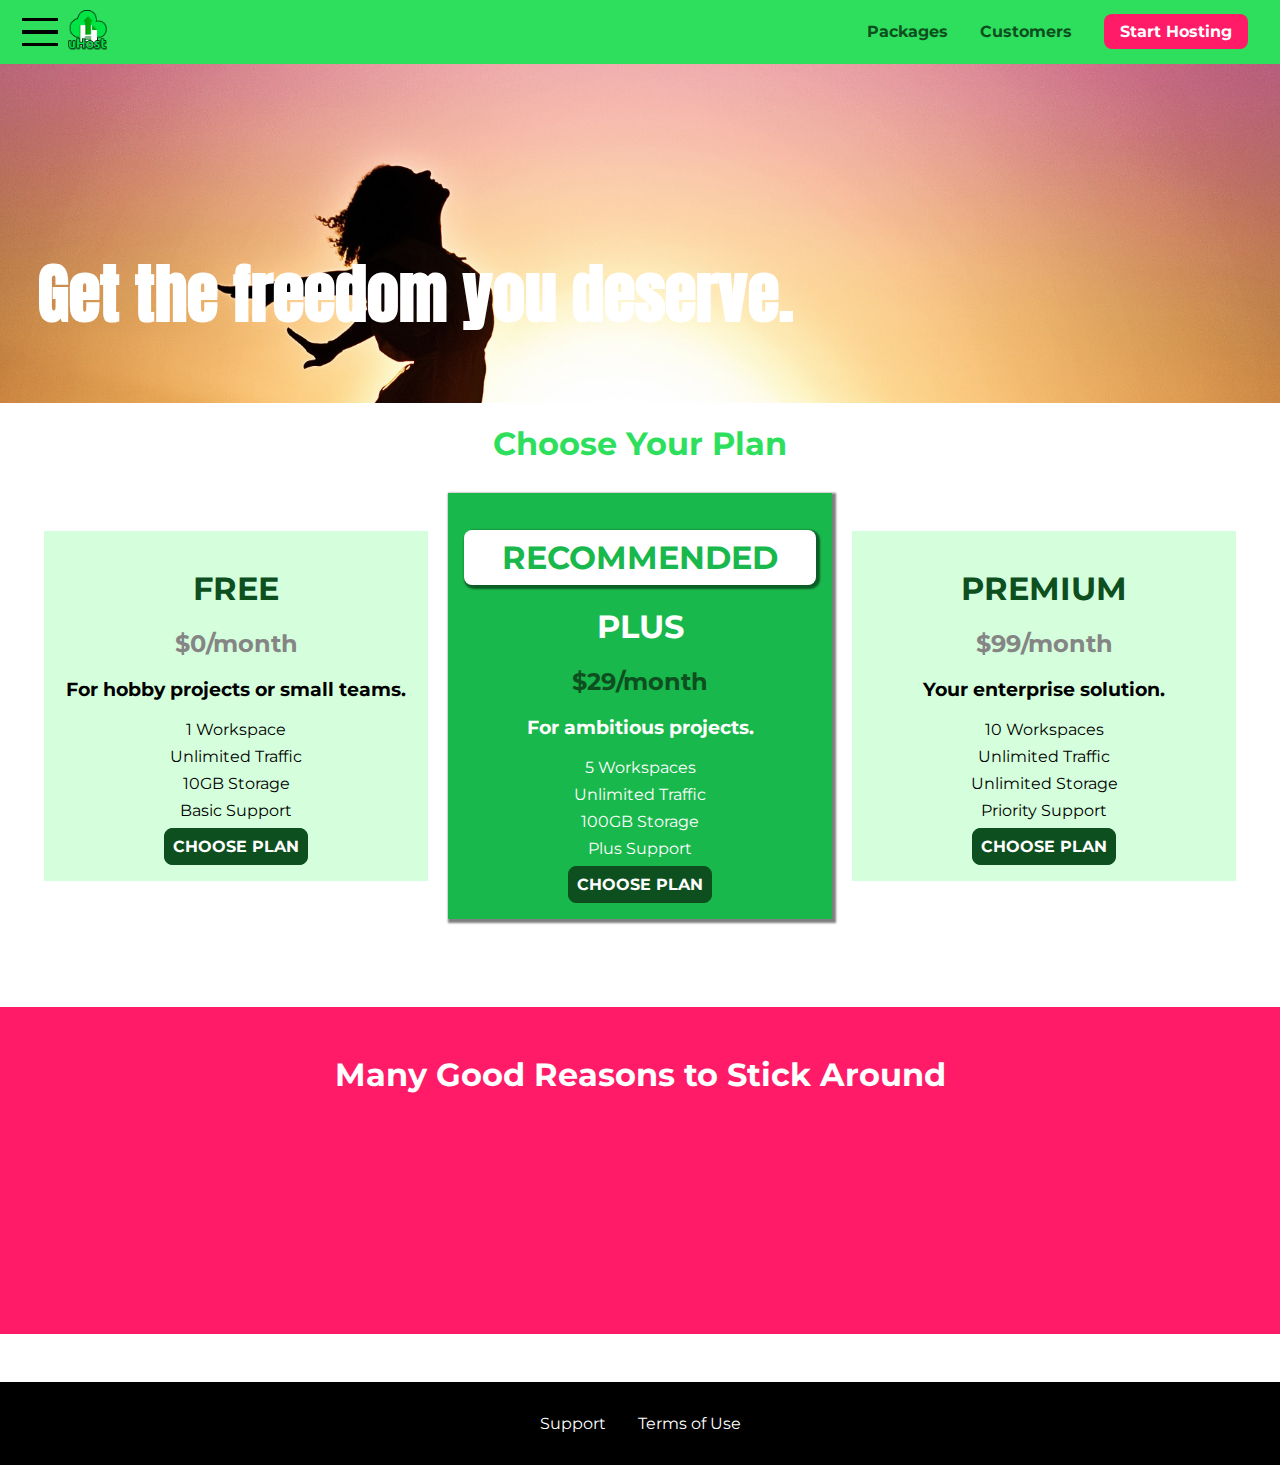
<file: index.html>
<!DOCTYPE html>
<html lang="en">

<head>
    <meta charset="UTF-8">
    <meta http-equiv="X-UA-Compatible" content="ie=edge">
    <meta name="viewport" content="width=device-width, initial-scale=1.0">
    <title>uHost</title>
    <link rel="shortcut icon" href="favicon.png">
    <link href="https://fonts.googleapis.com/css?family=Anton" rel="stylesheet">
    <link href="https://fonts.googleapis.com/css?family=Montserrat:400,700" rel="stylesheet">
    <link rel="stylesheet" href="shared.css">
    <link rel="stylesheet" href="main.css">
    <link rel="stylesheet" href="animate.css">
    <script src="wow.js"></script>
    <script>
        new WOW().init();
    </script>
</head>

<body>
    <div class="backdrop"></div>
    <div class="modal">
        <h1 class="modal__title">Do you want to continue?</h1>
        <div class="modal__actions">
            <a href="start-hosting/index.html" class="modal__action">Yes!</a>
            <button class="modal__action modal__action--negative" type="button">No!</button>
        </div>
    </div>
    <header class="main-header">
        <div>
            <button class="toggle-button">
                <span class="toggle-button__bar"></span>
                <span class="toggle-button__bar"></span>
                <span class="toggle-button__bar"></span>
            </button>
            <a href="index.html" class="main-header__brand">
                <img src="images/uhost-icon.png" alt="My brand image">
            </a>
        </div>
        <nav class="main-nav">
            <ul class="main-nav__items">
                <li class="main-nav__item">
                    <a href="packages/index.html">Packages</a>
                </li>
                <li class="main-nav__item">
                    <a href="customers/index.html">Customers</a>
                </li>
                <li class="main-nav__item main-nav__item--cta">
                    <a href="start-hosting/index.html">Start Hosting</a>
                </li>
            </ul>
        </nav>
    </header>
    <nav class="mobile-nav">
        <ul class="mobile-nav__items">
            <li class="mobile-nav__item">
                <a href="packages/index.html">Packages</a>
            </li>
            <li class="mobile-nav__item">
                <a href="customers/index.html">Customers</a>
            </li>
            <li class="mobile-nav__item mobile-nav__item--cta">
                <a href="start-hosting/index.html">Start Hosting</a>
            </li>
        </ul>
    </nav>
    <main>
        <section id="product-overview">
            <h1>Get the freedom you deserve.</h1>
        </section>
        <section id="plans">
            <h1 class="section-title rotate">Choose Your Plan</h1>
            <div class="plan__list">
                <article class="plan animate">
                    <h1 class="plan__title">FREE</h1>
                    <h2 class="plan__price">$0/month</h2>
                    <h3>For hobby projects or small teams.</h3>
                    <ul class="plan__features">
                        <li class="plan__feature">1 Workspace</li>
                        <li class="plan__feature">Unlimited Traffic</li>
                        <li class="plan__feature">10GB Storage</li>
                        <li class="plan__feature">Basic Support</li>
                    </ul>
                    <div>
                        <button class="button">CHOOSE PLAN</button>
                    </div>
                </article>
                <article class="plan plan--highlighted animate3">
                    <h1 class="plan__annotation">RECOMMENDED</h1>
                    <h1 class="plan__title">PLUS</h1>
                    <h2 class="plan__price">$29/month</h2>
                    <h3>For ambitious projects.</h3>
                    <ul class="plan__features">
                        <li class="plan__feature">5 Workspaces</li>
                        <li class="plan__feature">Unlimited Traffic</li>
                        <li class="plan__feature">100GB Storage</li>
                        <li class="plan__feature">Plus Support</li>
                    </ul>
                    <div>
                        <button class="button">CHOOSE PLAN</button>
                    </div>
                </article>
                <article class="plan animate2">
                    <h1 class="plan__title">PREMIUM</h1>
                    <h2 class="plan__price">$99/month</h2>
                    <h3>Your enterprise solution.</h3>
                    <ul class="plan__features">
                        <li class="plan__feature">10 Workspaces</li>
                        <li class="plan__feature">Unlimited Traffic</li>
                        <li class="plan__feature">Unlimited Storage</li>
                        <li class="plan__feature">Priority Support</li>
                    </ul>
                    <div>
                        <button class="button">CHOOSE PLAN</button>
                    </div>
                </article>
            </div>
        </section>
        <section id="key-features">
            <h1 class="section-title">Many Good Reasons to Stick Around</h1>
            <ul class="key-feature__list">
                <li class="key-feature wow fadeInLeft " data-wow-duration="2s">
                    <div class="key-feature__image">

                    </div>
                    <p class="key-feature__description">3,857,000 Trusting Customers</p>
                </li>
                <li class=" animated key-feature wow rotateIn" data-wow-duration="4s">
                    <div class="key-feature__image">

                    </div>
                    <p class="key-feature__description">99.999% Uptime Guarantee</p>
                </li>
                <li class="key-feature wow fadeInRight" data-wow-duration="2s">
                    <div class="key-feature__image">

                    </div>
                    <p class="key-feature__description">Lightning Fast CDN</p>
                </li>
            </ul>
        </section>
    </main>
    <footer class="main-footer">
        <nav>
            <ul class="main-footer__links">
                <li class="main-footer__link">
                    <a href="#">Support</a>
                </li>
                <li class="main-footer__link">
                    <a href="#">Terms of Use</a>
                </li>
            </ul>
        </nav>
    </footer>
    <script src="shared.js"></script>
</body>

</html>
</file>
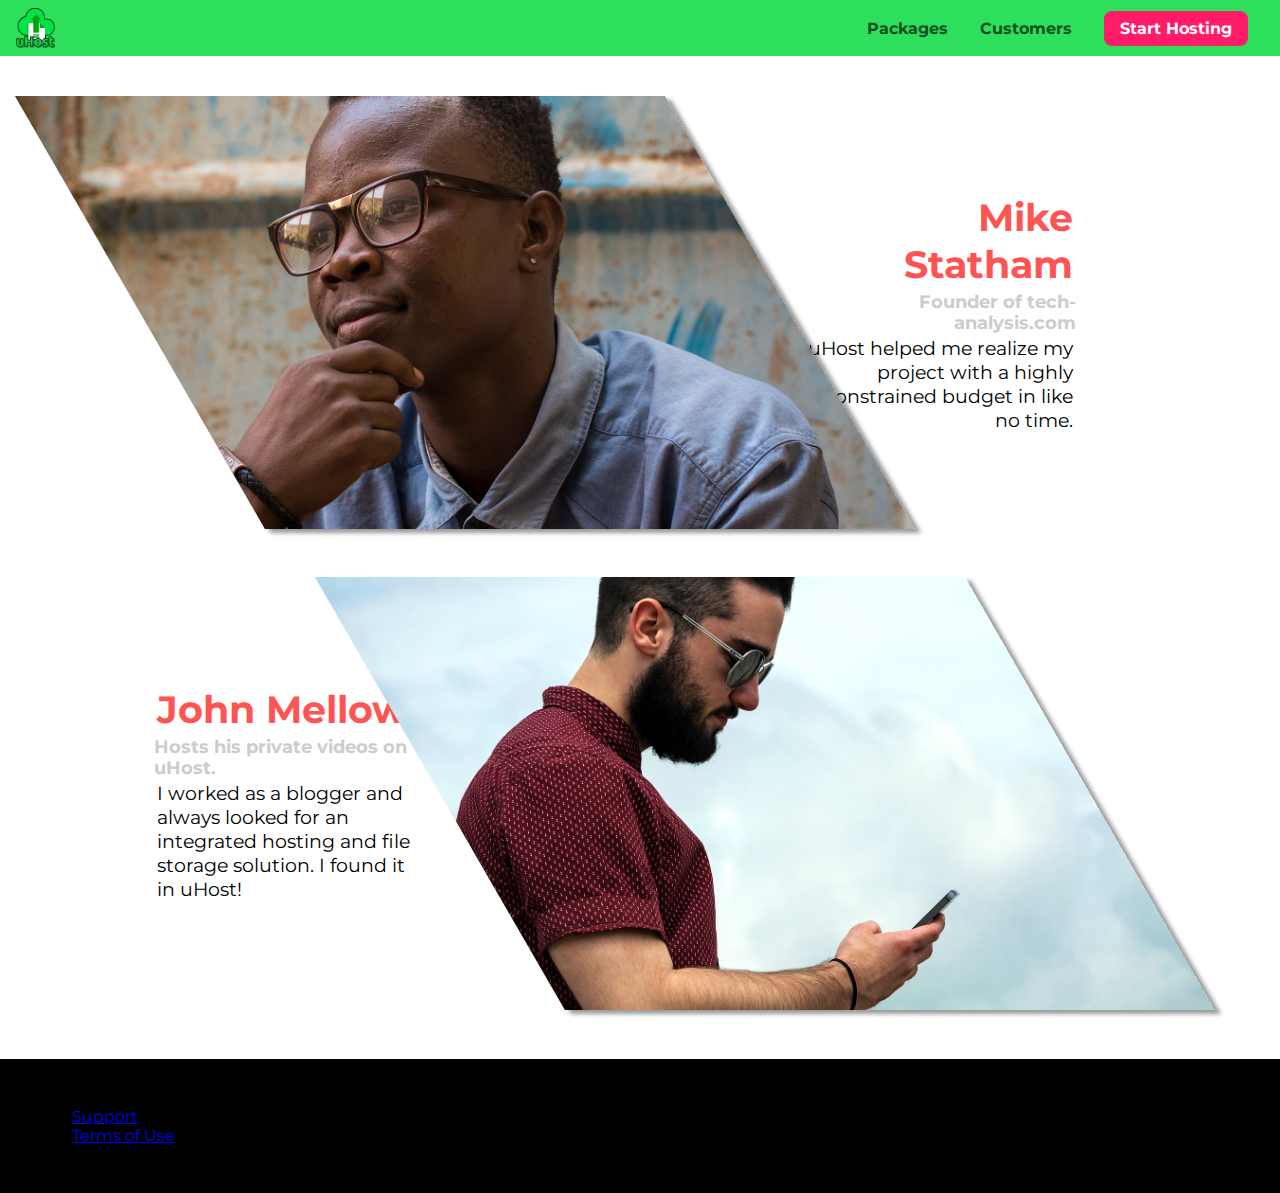
<file: customers/index.html>
<!DOCTYPE html>
<html lang="en">

<head>
    <meta charset="UTF-8">
    <meta name="viewport" content="width=device-width, initial-scale=1.0">
    <meta http-equiv="X-UA-Compatible" content="ie=edge">
    <title>uHost Customers</title>
    <link rel="shortcut icon" href="../favicon.png">
    <link href="https://fonts.googleapis.com/css?family=Anton|Montserrat:400,700" rel="stylesheet">
    <link rel="stylesheet" href="../shared.css">
    <link rel="stylesheet" href="customers.css">
</head>

<body>

    <header class="main-header">
        <div>
            <a href="../index.html" class="main-header__brand">
                <img src="../images/uhost-icon.png" alt="uHost - Your favorite hosting company">
            </a>
        </div>
        <nav class="main-nav">
            <ul class="main-nav__items">
                <li class="main-nav__item">
                    <a href="../packages/index.html">Packages</a>
                </li>
                <li class="main-nav__item">
                    <a href="index.html">Customers</a>
                </li>
                <li class="main-nav__item main-nav__item--cta">
                    <a href="start-hosting/index.html">Start Hosting</a>
                </li>
            </ul>
        </nav>
    </header>
    <main>
        <div>
            <div class="testimonial" id="customer-1">
                <div class="testimonial__image-container">
                    <img src="../images/customer-1.jpg" alt="Mike Statham - Customer" class="testimonial__image">
                </div>
                <div class="testimonial__info">
                    <h1 class="testimonial__name">Mike Statham</h1>
                    <h2 class="testimonial__subtitle">Founder of
                        <a href="tech-analysis.com">tech-analysis.com</a>
                    </h2>
                    <p class="testimonial__text">uHost helped me realize my project with a highly constrained budget in like no time.</p>
                </div>
            </div>
            <div class="testimonial" id="customer-2">

                <div class="testimonial__info">
                    <h1 class="testimonial__name">John Mellow</h1>
                    <h2 class="testimonial__subtitle">Hosts his private videos on uHost.
                    </h2>
                    <p class="testimonial__text">I worked as a blogger and always looked for an integrated hosting and file storage solution. I found
                        it in uHost!
                    </p>
                </div>
                <div class="testimonial__image-container">
                    <img src="../images/customer-2.jpg" alt="John Mellow - Customer" class="testimonial__image">
                </div>
            </div>
        </div>
    </main>
    <footer class="main-footer">
        <nav>
            <ul>
                <li>
                    <a href="#">Support</a>
                </li>
                <li>
                    <a href="#">Terms of Use</a>
                </li>
            </ul>
        </nav>
    </footer>
</body>

</html>
</file>
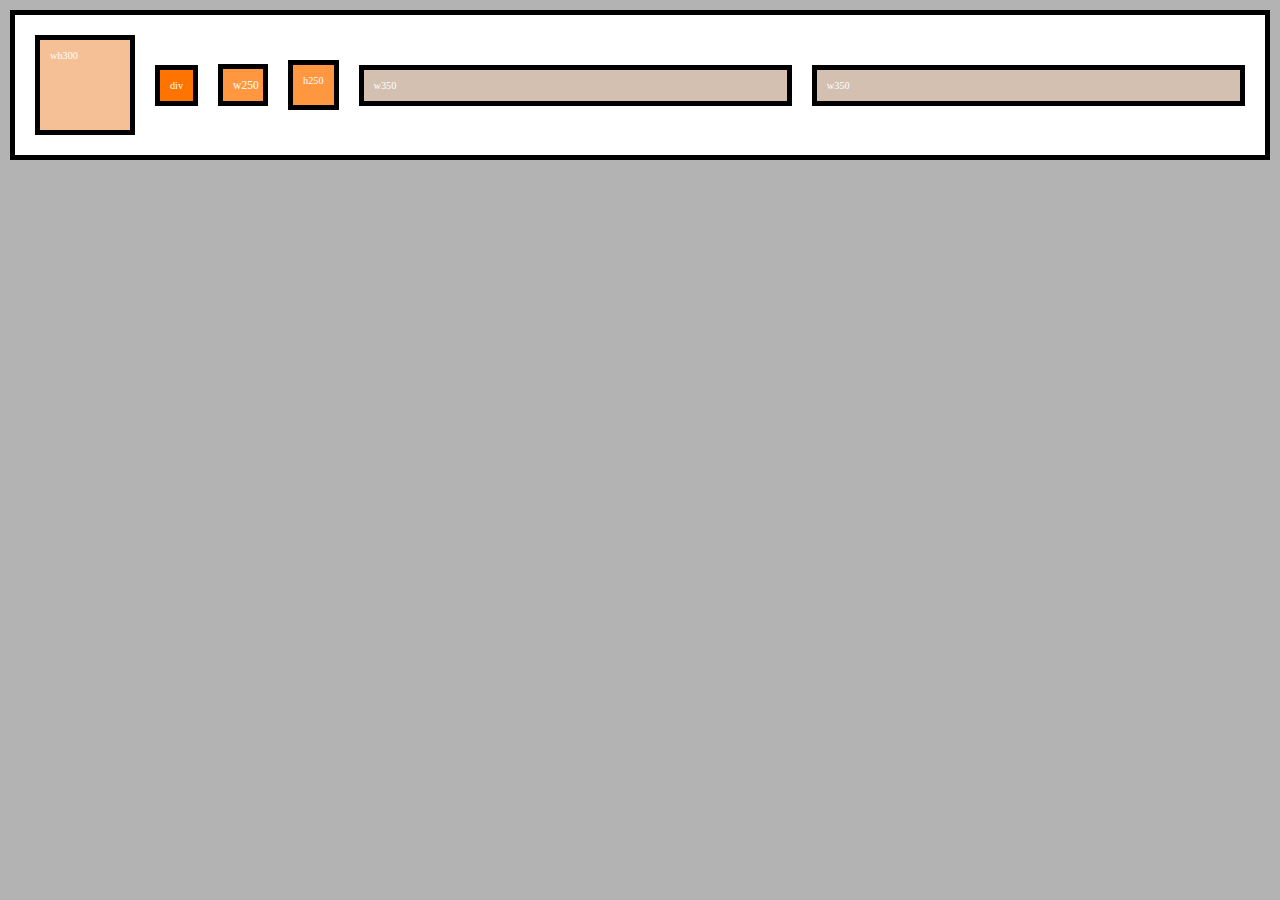
<file: flex/index.html>
<!DOCTYPE html>
<html lang="en">
    <head>
        <meta charset="UTF-8">
        <meta http-equiv="X-UA-Compatible" content="ie=edge">
        <link rel="stylesheet" href="main.css">
        <title>Flexbox</title>
    </head>
    <body>
        <div class="flex-container">
            <div class="item-1">div</div>
            <div class="item-2">w250</div>
            <div class="item-3">h250</div>
            <div class="item-4">wh300</div>
            <div class="item-5">w350</div>
            <div class="item-6">w350</div>
        </div>
    </body>
</html>
</file>
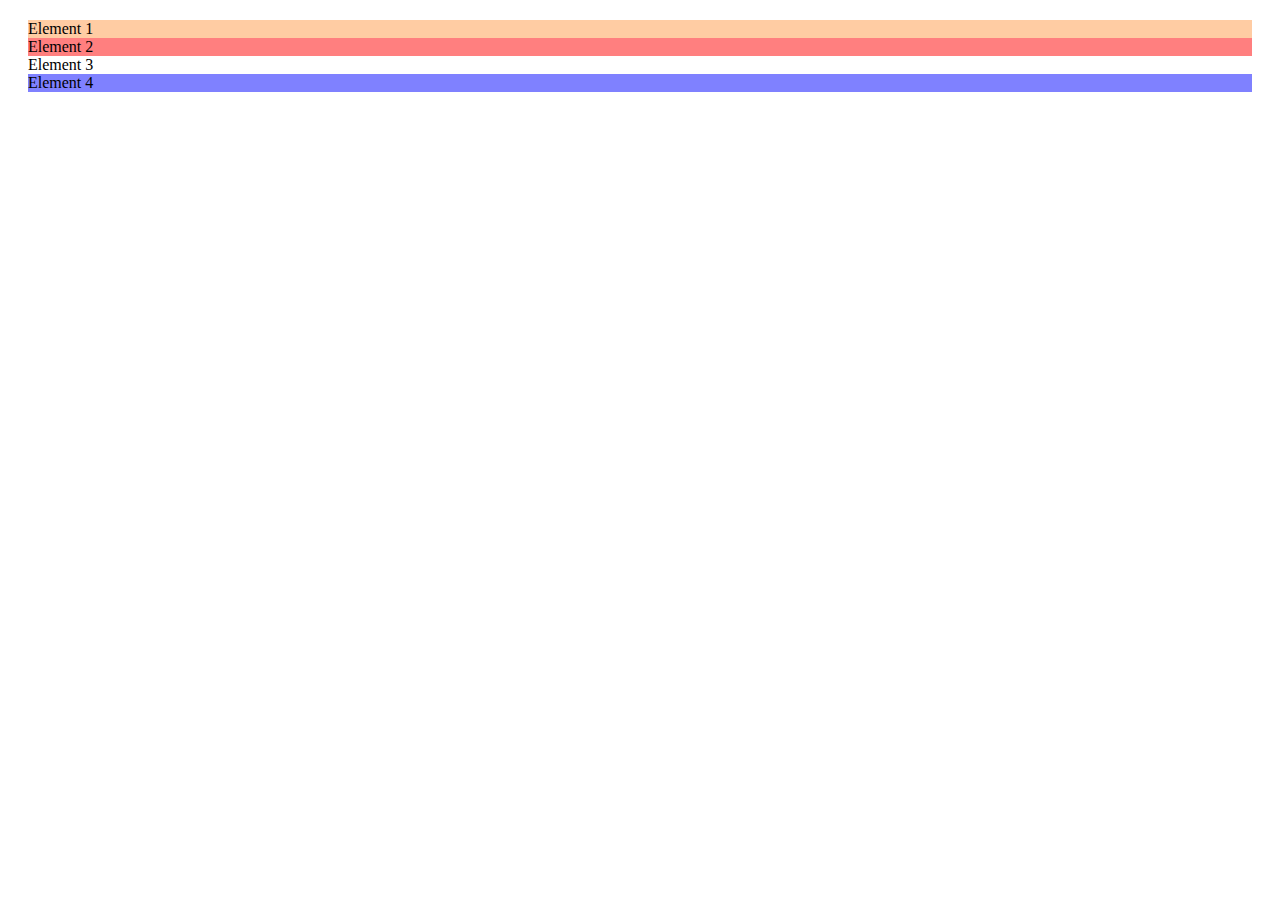
<file: grid/index.html>
<!DOCTYPE html>
<html lang="en">
<head>
    <meta charset="UTF-8">
    <meta name="viewport" content="width=device-width, initial-scale=1.0">
    <meta http-equiv="X-UA-Compatible" content="ie=edge">
    <title>CSS Course</title>
    <link rel="stylesheet" href="main.css">
</head>
<body>
    <div class="container">
        <div class="el1">Element 1</div>
        <div class="el2">Element 2</div>
        <div class="el3">Element 3</div>
        <div class="el4">Element 4</div>
    </div>
</body>
</html>
</file>
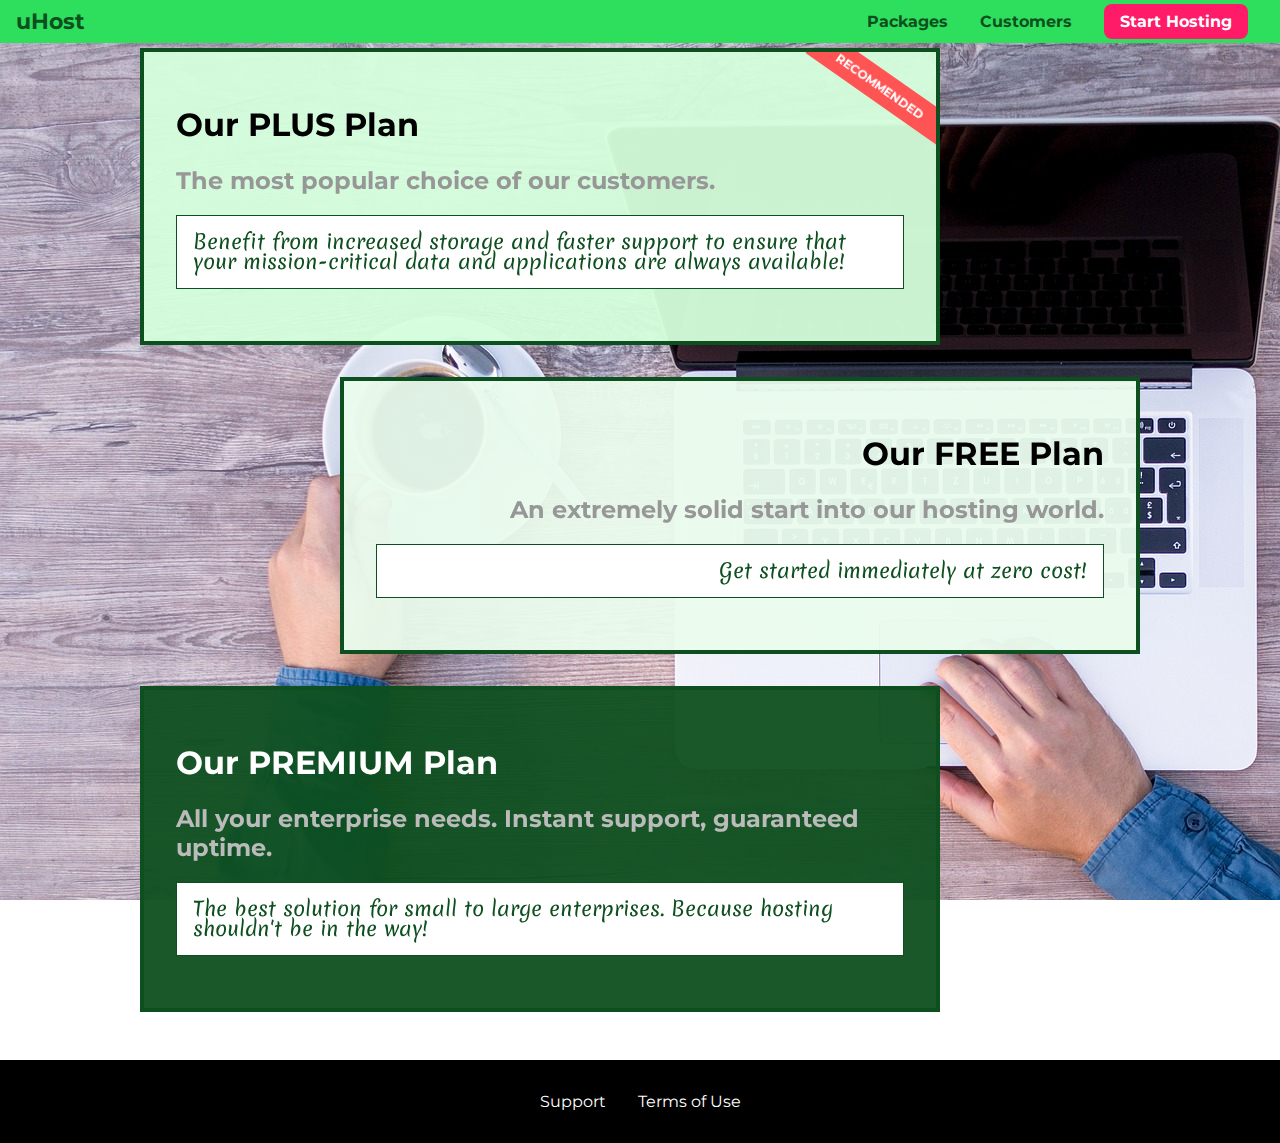
<file: packages/index.html>
<!DOCTYPE html>
<html lang="en">

<head>
    <meta charset="UTF-8">
    <meta http-equiv="X-UA-Compatible" content="ie=edge">
    <title>uHost</title>
    <link rel="shortcut icon" href="favicon.png">
    <link href="https://fonts.googleapis.com/css?family=Montserrat:400,700" rel="stylesheet">
    <link rel="stylesheet" href="../shared.css">
    <link rel="stylesheet" href="packages.css">
</head>

<body>
    <div class="background"></div>
    <header class="main-header">
        <div>
            <a href="../index.html" class="main-header__brand">
                uHost
            </a>
        </div>
        <nav class="main-nav">
            <ul class="main-nav__items">
                <li class="main-nav__item">
                    <a href="index.html">Packages</a>
                </li>
                <li class="main-nav__item">
                    <a href="../customers/index.html">Customers</a>
                </li>
                <li class="main-nav__item main-nav__item--cta">
                    <a href="../start-hosting/index.html">Start Hosting</a>
                </li>
            </ul>
        </nav>
    </header>
    <main>
        <section class="package" id="plus">
            <a href="#">
                <h1 class="package__title">Our PLUS Plan</h1>
                <h2 class="package__badge">RECOMMENDED</h2>
                <h2 class="package__subtitle">The most popular choice of our customers.</h2>
                <p class="package__info">Benefit from increased storage and faster support to ensure that your mission-critical data and applications
                    are always available!</p>
            </a>
        </section>
        <section class="package" id="free">
            <a href="#">
                <h1 class="package__title">Our FREE Plan</h1>
                <h2 class="package__subtitle">An extremely solid start into our hosting world.</h2>
                <p class="package__info"><span>Get started immediately at zero cost!</span></p>
            </a>
        </section>
        <div class="clearfix"></div>
        <section class="package" id="premium">
            <a href="#">
                <h1 class="package__title">Our PREMIUM Plan</h1>
                <h2 class="package__subtitle">All your enterprise needs. Instant support, guaranteed uptime. </h2>
                <p class="package__info">The best solution for small to large enterprises. Because hosting shouldn't be in the way!</p>
            </a>
        </section>
    </main>
    <footer class="main-footer">
        <nav>
            <ul class="main-footer__links">
                <li class="main-footer__link">
                    <a href="#">Support</a>
                </li>
                <li class="main-footer__link">
                    <a href="#">Terms of Use</a>
                </li>
            </ul>
        </nav>
    </footer>
</body>

</html>
</file>
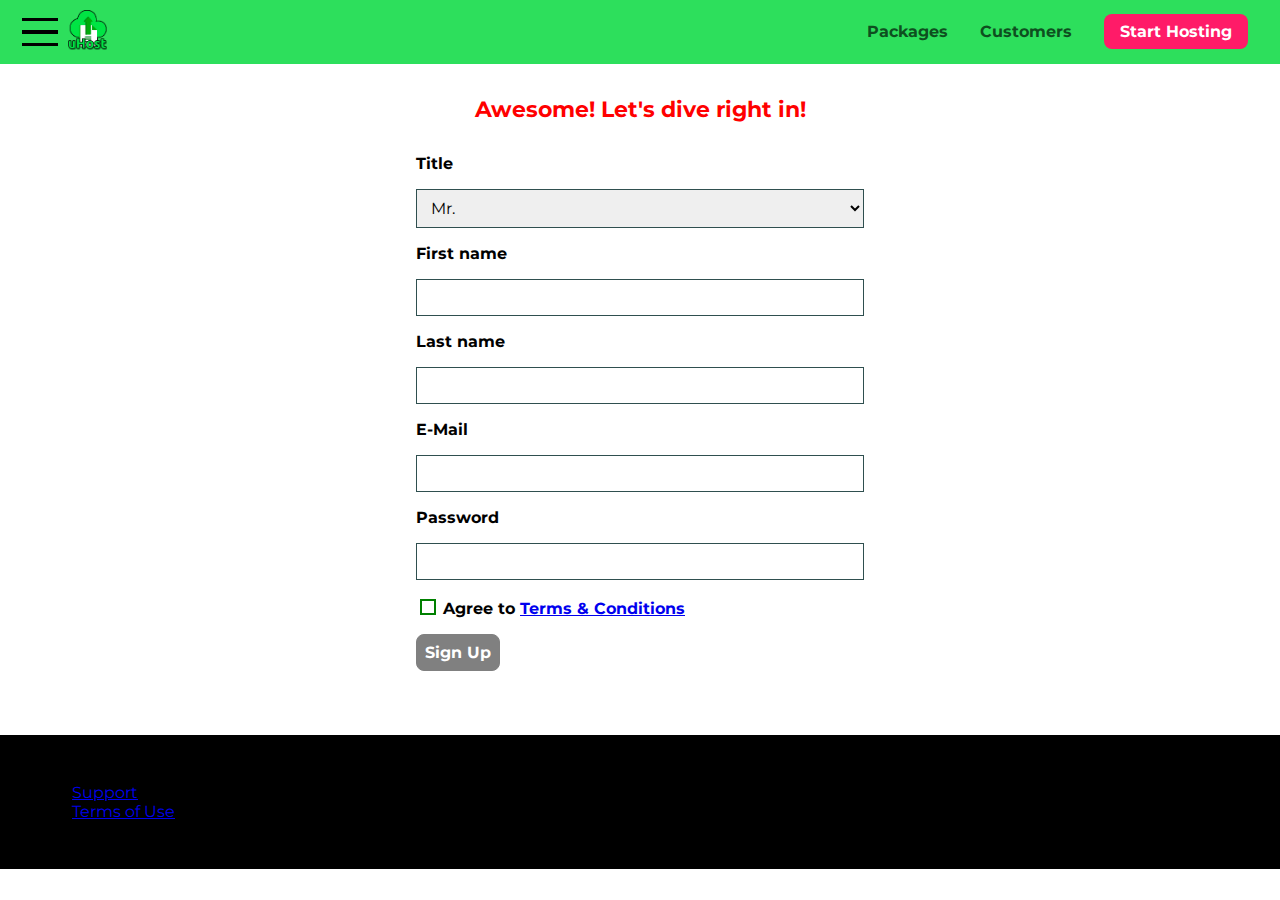
<file: start-hosting/index.html>
<!DOCTYPE html>
<html lang="en">

<head>
    <meta charset="UTF-8">
    <meta name="viewport" content="width=device-width, initial-scale=1.0">
    <meta http-equiv="X-UA-Compatible" content="ie=edge">
    <title>uHost Signup</title>
    <link rel="shortcut icon" href="../favicon.png">
    <link href="https://fonts.googleapis.com/css?family=Anton|Montserrat:400,700" rel="stylesheet">
    <link rel="stylesheet" href="../shared.css">
    <link rel="stylesheet" href="start-hosting.css">
</head>

<body>
<div class="backdrop"></div>
<header class="main-header">
    <div>
        <button class="toggle-button">
            <span class="toggle-button__bar"></span>
            <span class="toggle-button__bar"></span>
            <span class="toggle-button__bar"></span>
        </button>
        <a href="../index.html" class="main-header__brand">
            <img src="../images/uhost-icon.png" alt="uHost - Your favorite hosting company">
        </a>
    </div>
    <nav class="main-nav">
        <ul class="main-nav__items">
            <li class="main-nav__item">
                <a href="../packages/index.html">Packages</a>
            </li>
            <li class="main-nav__item">
                <a href="../customers/index.html">Customers</a>
            </li>
            <li class="main-nav__item main-nav__item--cta">
                <a href="index.html">Start Hosting</a>
            </li>
        </ul>
    </nav>
</header>
<nav class="mobile-nav">
    <ul class="mobile-nav__items">
        <li class="mobile-nav__item">
            <a href="../packages/index.html">Packages</a>
        </li>
        <li class="mobile-nav__item">
            <a href="../customers/index.html">Customers</a>
        </li>
        <li class="mobile-nav__item mobile-nav__item--cta">
            <a href="index.html">Start Hosting</a>
        </li>
    </ul>
</nav>
<main class="signup-page">
    <h1 class="signup-title">Awesome! Let's dive right in!</h1>
    <form action="index.html" class="signup-form">
        <label for="title">Title</label>
        <select id="title">
            <option value="mr">Mr.</option>
            <option value="ms">Ms.</option>
        </select>
        <label for="first-name">First name</label>
        <input type="text" id="first-name">
        <label for="last-name">Last name</label>
        <input type="text" id="last-name">
        <label for="email">E-Mail</label>
        <input type="email" id="email">
        <label for="password">Password</label>
        <input type="password" id="password">
        <input type="checkbox" id="agree-terms">
        <label for="agree-terms">Agree to
            <a href="#">Terms &amp; Conditions</a>
        </label>
        <button type="submit" class="button" disabled>Sign Up</button>
    </form>
</main>
<footer class="main-footer">
    <nav>
        <ul>
            <li>
                <a href="#">Support</a>
            </li>
            <li>
                <a href="#">Terms of Use</a>
            </li>
        </ul>
    </nav>
</footer>
<script src="../shared.js"></script>
</body>

</html>
</file>
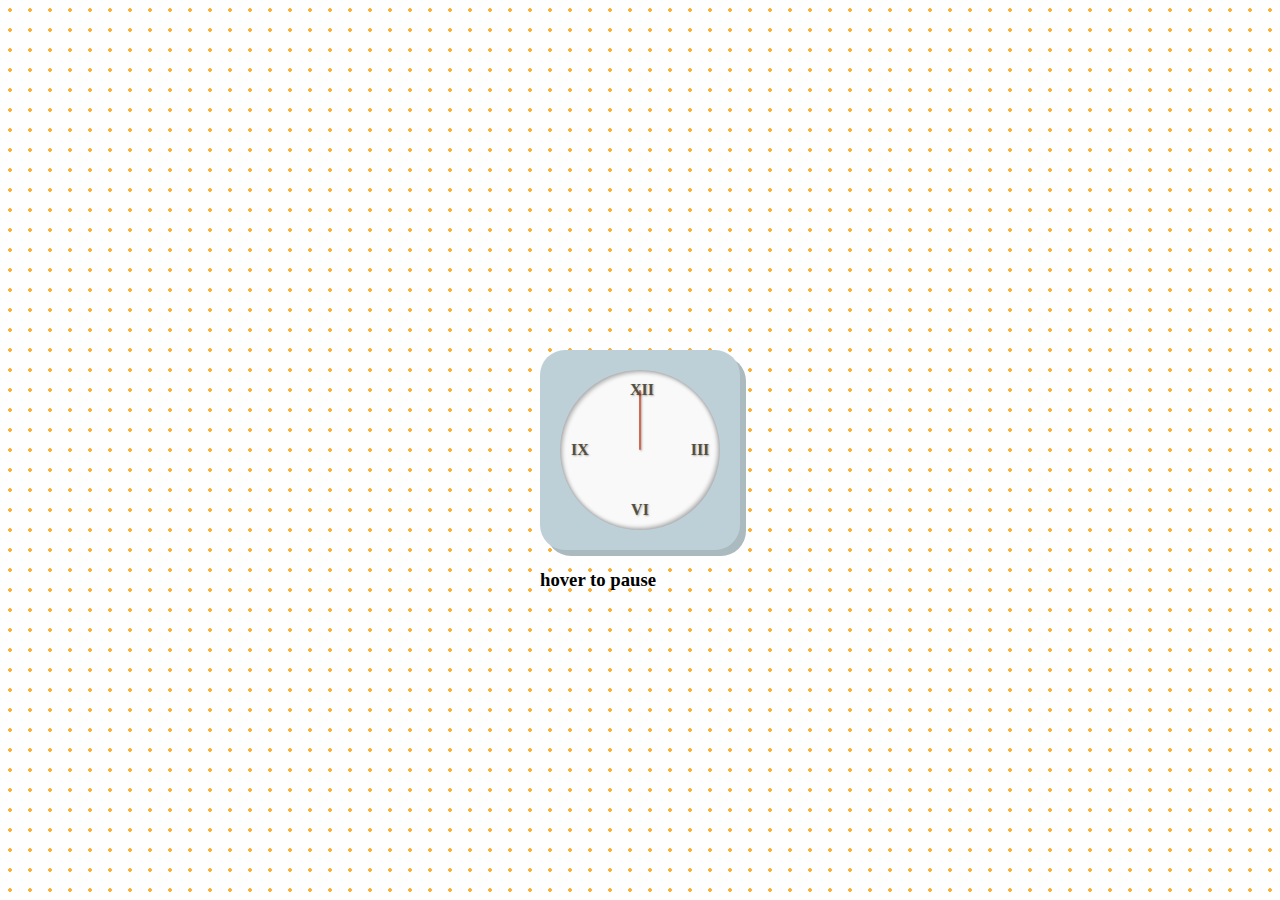
<file: Animation/animation.html>
<!DOCTYPE html>
<html lang="en">
<head>
    <meta charset="UTF-8">
    <title>Title</title>
    <link rel="stylesheet" href="animation.css">
</head>
<body>
<div class="container">
    <div class="clock">
        <div class="clock-inner">
            <div class="clock-minutes"></div>
            <ul class="clock-numbers">
                <li>XII</li>
                <li>III</li>
                <li>VI</li>
                <li>IX</li>
            </ul></div>
    </div>
    <h3>hover to pause</h3>
</div>
</body>
</html>
</file>
<file: shared.css>
@import url('https://fonts.googleapis.com/css?family=Merienda:700');

* {
    box-sizing: border-box;
}

body {
    font-family: 'Montserrat', sans-serif;
    margin: 0;
}

.main-header {
    width: 100%;
    position: fixed;
    top: 0;
    left: 0;
    background: #2ddf5c;
    padding: 8px 16px;
    z-index: 1;
    display: flex;
    align-items: center;
    justify-content: space-between;
}

.main-header__brand {
    color: #0e4f1f;
    text-decoration: none;
    font-weight: bold;
    font-size: 22px;
}

.main-header__brand img {
    height: 2.5rem;
    vertical-align: middle;
}


.main-nav__items {
    margin: 0;
    padding: 0;
    list-style: none;
    display: flex;
}

.main-nav__item {
    margin: 0 16px;
}

.main-nav__item a,
.mobile-nav__item a {
    text-decoration: none;
    color: #0e4f1f;
    font-weight: bold;
    padding: 3px 0;
}

.main-nav__item a:hover,
.main-nav__item a:active,
.mobile-nav__item a:hover,
.mobile-nav__item a:active {
    color: white;
    border-bottom: 5px solid white;
}

.main-nav__item--cta a,
.mobile-nav__item--cta a {
    color: white;
    background: #ff1b68;
    padding: 8px 16px;
    border-radius: 8px;
}



.main-nav__item--cta a:hover,
.main-nav__item--cta a:active,
.mobile-nav__item--cta:hover,
.mobile-nav__item--cta:active {
    color: #ff1b68;
    background: white;
    border: none;
}

.main-footer {
    background: black;
    padding: 32px;
    margin-top: 48px;
}

.main-footer__links {
    list-style: none;
    margin: 0;
    padding: 0;
    display: flex;
    flex-direction: column;
    justify-content: center;
    align-items: center;
}

.main-footer__link {
    margin: 0 16px;
}

.main-footer__link a {
    color: white;
    text-decoration: none;
}

.main-footer__link a:hover,
.main-footer__link a:active {
    color: #ccc;
}

.button {
    background: #0e4f1f;
    color: white;
    font: inherit;
    border: 1.5px solid #0e4f1f;
    padding: 8px;
    border-radius: 8px;
    font-weight: bold;
    cursor: pointer;
}

.button:hover,
.button:active {
    background: white;
    color: #0e4f1f;
}

.button:focus {
    outline: none;
}

.mobile-nav {
    display: none;
    position: fixed;
    z-index: 101;
    top: 0;
    left: 0;
    background: white;
    width: 80%;
    height: 100vh;
}

.mobile-nav__items {
    display: flex;
    flex-direction: column;
    justify-content: center;
    align-items: center;
    width: 90%;
    height: 100%;
    list-style: none;
    padding: 0;
    /*text-align: center;*/
}

.mobile-nav__item {
    margin: 1rem 0;
}

.mobile-nav__item a {
    font-size: 1.5rem;
}

.toggle-button {

    width: 3rem;
    background: transparent;
    border: none;
    cursor: pointer;
    padding-top: 0;
    padding-bottom: 0;
    vertical-align: middle;
}

.toggle-button:focus {
    outline: none;
}

.toggle-button__bar {
    width: 100%;
    height: 0.2rem;
    background: black;
    display: block;
    margin: 0.6rem 0;
}

@media(min-width: 40rem) {
    .main-footer__links {

        flex-direction: row;
        justify-content: center;

    }
}

.plan.animate {
     animation: ride 2s;
 }

.plan.animate2 {
    animation: ride-right 2s;
}

.plan.animate3 {
    animation: top 2s;
}

.rotate {
    animation: rotate 2s;
}

@keyframes ride {
    0% {
        transform: translateX(-15rem);
        opacity: 0;
    }

    100% {
        transform: translateX(0);
        opacity: 1;
    }
}

@keyframes ride-right {
    0% {
        transform: translateX(15rem);
        opacity: 0;
    }

    100% {
        transform: translateX(0);
        opacity: 1;
    }
}

@keyframes top {
    0% {
        transform: translateY(-15rem);
        opacity: 0;
    }

    100% {
        transform: translateY(0);
        opacity: 1;
    }
}

@keyframes rotate {
    0% {
        transform: rotate(0) scale(0);
        opacity:0;

    }
    20% {
        transform: rotate(180deg) scale(0.2);
        opacity:0.5;
    }
    50% {
        transform: rotate(360deg) scale(0.4);
        opacity:0.5;
    }
    70% {
        transform: rotate(540deg) scale(0.6);
        opacity:0.5;
    }

    100% {
        transform: rotate(720deg) scale(1);
        opacity:1;
    }
}
</file>
<file: main.css>
#product-overview {
    /*background: url("freedom.jpg");*/
    background: url("freedom.jpg") center/cover fixed border-box;


    width: 100%;
    height: 33vh;
    padding: 10px;
    margin-top: 43px;
    position: relative;
}

.section-title {
    color: #2ddf5c;
    text-align: center;

}

#product-overview h1 {
    color: white;
    font-family: 'Anton', sans-serif;
    position: absolute;
    bottom: 5%;
    left: 3%;
    font-size: 1.6rem;
}

@media (min-width: 40rem) {
    #product-overview h1 {
        font-size: 4rem;
    }

    #product-overview {
        background-position: 50% 20%;
        height: 40vh;
    }
}


.plan__list {
    width: 100%;
    text-align: center;
}

.plan {
    background: #d5ffdc;
    text-align: center;
    padding: 16px;
    margin: 0.5rem 0;
    width: 100%;
}

.plan--highlighted {
    background: #19b84c;
    color: white;

}

.plan__annotation {
    background: white;
    color: #19b84c;
    padding: 8px;
    box-shadow: 2px 2px 2px 2px rgba(0, 0, 0, 0.5);
    border-radius: 8px;
}

.plan__title {
    color: #0e4f1f;
}

.plan__price {
    color: #858585;
}

.plan--highlighted .plan__title {
    color: white;
}

.plan--highlighted .plan__price {
    color: #0e4f1f;
}

.plan__features {
    list-style: none;
    margin: 0;
    padding: 0;
}

.plan__feature {
    margin: 8px 0;
}

@media (min-width: 40rem) {
    .plan {
        display: inline-block;
        margin: 0.5rem;
        width: 30%;
        vertical-align: middle;
        min-width: 13rem;
        max-width: 25rem;
    }

    .plan--highlighted {
        box-shadow: 2px 2px 2px 2px rgba(0, 0, 0, 0.5);
    }
}

#key-features {
    background: #ff1b68;
    margin-top: 80px;
    padding: 16px;
}

#key-features .section-title {
    color: white;
    margin: 32px;
}

.key-feature__list {
    list-style: none;
    margin: 0;
    padding: 0;
    /*text-align: center;*/
}

.key-feature {
    width: 100%;
}

.key-feature__image {
    background: #ffcede;
    width: 128px;
    height: 128px;
    border: 2px solid #424242;
    border-radius: 50%;
    margin: auto;
}

@media (min-width: 40rem) {
    .key-feature__list {
        list-style: none;
        margin: 0;
        padding: 0;
        text-align: center;
    }

    .key-feature {
        display: inline-block;
        vertical-align: top;
        width: 30%;
    }
}

.key-feature__description {
    text-align: center;
    font-weight: bold;
    color: white;
    font-size: 20px;
}

/* h1 {
    font-family: sans-serif;
} */

.backdrop {
    display: none;
    position:fixed;
    opacity: 0;
    width:100vw;
    height: 100vh;
    background: rgba(0,0,0,0.3);
    z-index: 100;
    top:0;
    left:0;
    transition: opacity 0.2s;
}

.modal {
    position: fixed;
    opacity: 0;
    transform: translateY(-10rem);
    transition: transform 1.2s cubic-bezier(0.95, 0.05, 0.795, 0.035), opacity 0.5s;
    z-index: 200;
    top: 20%;
    left: 30%;
    width: 40%;
    background: white;
    padding: 1rem;
    border: 1px solid #ccc;
    box-shadow: 1px 1px 1px rgba(0, 0, 0, 0.5);
}

.modal__title {
    text-align: center;
    margin: 0 0 1rem 0;
}

.modal__actions {
    text-align: center;
}

.modal__action {
    border: 1px solid #0e4f1f;
    background: #0e4f1f;
    text-decoration: none;
    color: white;
    font: inherit;
    padding: 0.5rem 1rem;
    cursor: pointer;
}

.modal__action:hover,
.modal__action:active {
    background: #2ddf5c;
    border-color: #2ddf5c;
}

.modal__action--negative {
    background: red;
    border-color: red;
}

.modal__action--negative:hover,
.modal__action--negative:active {
    background: #ff5454;
    border-color: #ff5454;
}

.open {
    display: block !important;
    opacity: 1 !important;
    transform: translateY(0) !important;
}

.close {
    opacity: 0 !important;
    transform: translateY(10rem);
}
</file>
<file: customers/customers.css>
.testimonial {
    font-size: 1.2rem;
}
  


  .testimonial:first-of-type {
    margin-top: 96px;
  }

  .testimonial__image-container {
    box-shadow: 4px 4px 4px rgba(0,0,0, 0.4);
    transform: skew(30deg);
    overflow: hidden;
  }

  .testimonial__image {
    width: 100%;
    vertical-align:bottom ;
    transform: skew(-30deg) scale(1.4);
  }
  
  .testimonial__info {
    text-align: right;
    padding: 14px;
  }
  
  #customer-2.testimonial {
    text-align: right;
  }
  
  #customer-2 .testimonial__info {
    text-align: left;
  }
  
  .testimonial__name {
    margin: 3px;
    color: #ff5454;
  }
  
  .testimonial__subtitle {
    margin: 0;
    font-size: 1.1rem;
    color: #ccc;
  }
  
  .testimonial__subtitle a {
    color: inherit;
    text-decoration: none;
  }
  
  .testimonial__subtitle a:hover,
  .testimonial__subtitle a:active {
    color: #7a7a7a;
  }
  
  .testimonial__text {
    margin: 3px;
  }

  @media (min-width: 40rem) {
    .testimonial__image-container {
      display: inline-block;
      width: 65%;
      vertical-align: middle;
    }

    .testimonial__info {
      vertical-align: middle;
      display: inline-block;
      width: 30%;
    }

    .testimonial {
       margin: 48px auto;
      display:flex;
      align-items: center;
      align-content: space-around;
       max-width: 1000px;
    }
  }
</file>
<file: flex/main.css>
* {
    box-sizing: border-box;
    font-size: 0.8rem;
}

html {
    background: #b3b3b3;
    padding: 5px;
}

body {
    background: #b3b3b3;
    padding: 5px;
    margin: 0;
  }
  
.flex-container {
    background: white;
    padding: 10px;
    border: 5px solid black;
    display: flex;
    flex-direction: row;
    flex-wrap: nowrap;
    justify-content: flex-start;
    align-items: center;

  }

.item-1 {
    background: #ff7300;
    color: white;
    padding: 10px;
    border: 5px solid black;
    margin: 10px;
}

.item-2 {
    background: #ff9640;
    color: white;
    padding: 10px;
    border: 5px solid black;
    margin: 10px;
    width: 50px;
    font-size: 0.9rem;
}

.item-3 {
    background: #ff9640;
    color: white;
    padding: 10px;
    border: 5px solid black;
    margin: 10px;
    height: 50px;
}

.item-4 {
    background: #f5c096;
    color: white;
    padding: 10px;
    border: 5px solid black;
    margin: 10px;
    width: 100px;
    height: 100px;
    order:-1;
}

.item-5 {
    background: #d3c0b1;
    color: white;
    padding: 10px;
    border: 5px solid black;
    margin: 10px;
    width: 150px;
    flex-grow: 2;
}

.item-6 {
    background: #d3c0b1;
    color: white;
    padding: 10px;
    border: 5px solid black;
    margin: 10px;
    width: 150px;
    flex-grow: 2;
}
</file>
<file: grid/main.css>
.container {
    margin: 20px;
    display: grid;
   }

.el1 {
    background: rgba(255, 154, 72, 0.5);
}

.el2 {
    background: rgba(255, 0, 0, 0.5);
}



.el4 {
    background: rgba(0, 4, 255, 0.5);
}
</file>
<file: packages/packages.css>
main {
    padding-top: 32px;
}

.background {
    background: url("../images/plans-background.jpg");
    width: 100%;
    height: 100%;
    position: fixed;
    z-index: -1;
}

.package {
    width: 80%;
    margin: 16px 0;
    border: 4px solid #0e4f1f;
    border-left: none;
    position: relative;
    overflow: hidden;
}

.package:hover,
.package:active {
    box-shadow: 2px 2px 4px rgba(0,0,0,0.5);
    border-color: #ff5454;
    /* border-color: #ff5454 !important; */
}

.package a {
    text-decoration: none;
    color: inherit;
    display: block;
    padding: 32px;

}

.package__badge {
    position: absolute;
    top: 0;
    right: 0;
    margin: 0;
    font-size: 12px;
    color: white;
    background: #ff5454;
    padding: 8px;
    transform: rotate(35deg) translateX(1.9rem) translateY(0.1rem);
    width: 10rem;
    text-align: center;
}

.package__subtitle {
    color: #979797;
}

.package__info {
    padding: 16px;
    border: 1px solid #0e4f1f;
    font-size: 20px;
    font-family: 'Merienda', cursive;
    color: #0e4f1f;
    background: white;
    line-height: 1;

}

.clearfix {
    clear: both;
}

#plus {
    background: rgba(213, 255, 220, 0.95);
}

#free {
    background: rgba(234, 252, 237, 0.95);
    float: right;
    border-right: none;
    border-left: 4px solid #0e4f1f;
    text-align: right;
}

#free:hover,
#free:active {
    border-left-color: #ff5454;
}

#premium {
    background: rgba(14, 79, 31, 0.95);
}

#premium .package__title {
    color: white;
}

#premium .package__subtitle {
    color: #bbb;
}

@media (min-width: 40rem) {
    main {
        max-width: 1000px;
        margin:0 auto;
    }
}

@media (min-width: 1000px) {
    .package {
        border: 4px solid #0e4f1f;
    }

    #free {
        border: 4px solid #0e4f1f;
    }

    #free:hover,
    #free:active {
        border-color: #ff5454;
    }
}
</file>
<file: start-hosting/start-hosting.css>
main {
    margin-top: 4rem;
    padding-top: 1rem;
}

.signup-title {
    color: red;
    text-align: center;
    font-size: 1.4rem;
}

.signup-form {
    padding: 1rem;
}

.signup-form input:not([type="checkbox"]),
.signup-form select {
    border: 1px solid darkslategrey;
    padding: 0.5rem 0.6rem;
    font: inherit;
    margin: 1rem 0;
}

.signup-form input:not([type='checkbox']):focus,
.signup-form select:focus {
    outline: none;
    border: 2px solid green;
    background: lightgreen;
}



.signup-form label {
    font-weight: bold;
}


.signup-form input,
.signup-form select,
.signup-form label {
    display: block;
    width: 100%;
}

.signup-form input[type='checkbox'],
.signup-form input[type='checkbox'] + label
{
    display: inline-block;
    width: auto;
    vertical-align: bottom;
}

.signup-form input[type="checkbox"] {
    width:1rem;
    height: 1rem;
    background: white;
    border: 2px solid green;
    -webkit-appearance: none;
    -moz-appearance: none;
    appearance: none;
}

.signup-form input[type="checkbox"]:checked {
    background: greenyellow;
    border: 2px solid green;
}
.signup-form button[type="submit"] {
    display: block;
    margin-top: 1rem;
}

button[disabled] {
    cursor: not-allowed;
    background: grey;
    border-color: grey;
}



@media (min-width: 40rem) {
    .signup-form {
        width: 30rem;
        margin: auto;
    }
}
</file>
<file: Animation/animation.css>
body {
    margin: 0;
    background-color: white;
    background-image: radial-gradient(#FFAE38 2px , transparent 1px);
    background-size: 20px 20px;
}

.container {
    height: 200px;
    width: 200px;
    position: absolute;
    top: calc(50% - 100px);
    left: calc(50% - 100px);
}

.clock {
    background: #BDD0D7;
    border-radius: 25px;
    box-shadow: 6px 6px 0 #ABBABF;
    height: 200px;
    width: 200px;
    position: relative;
}

.clock-inner {
    background: #f9f9f9;
    border-radius: 50%;
    width: 160px;
    height: 160px;
    position: absolute;
    left: calc(50% - 80px);
    top: calc(50% - 80px);
    box-shadow: inset 2px 2px 4px rgba(0,0,0,.3), inset -2px -2px 4px rgba(0,0,0,.3);
}

.clock-numbers {
    padding-left: 0;
    height: 120px;
    width: 120px;
    position: absolute;
    left: calc(50% - 60px);
    top: calc(50% - 60px);
    list-style: none;
    margin: 0;
}

.clock-numbers li {
    height: 20px;
    width: 20px;
    line-height: 20px;
    margin: -10px;
    position: absolute;
    text-align: center;
    font-family: 'Special Elite', cursive;
    text-shadow: 1px 1px 2px rgba(0,0,0,.3);
    color: #544E3E;
    font-weight: bold;
}

.clock-numbers li:nth-child(1) {
    left: 50%;
    top: 0;
}
.clock-numbers li:nth-child(2) {
    right: 0;
    top: 50%;
}
.clock-numbers li:nth-child(3) {
    bottom: 0;
    left: 50%;
}
.clock-numbers li:nth-child(4) {
    left: 0;
    top: 50%;
}

.clock-minutes {
    height: 60px;
    width: 2px;
    background: #D56851;
    border-radius: 2px;
    position: absolute;
    top: calc(50% - 60px);
    left: calc(50% - 1px);
    -webkit-transform-origin: 1px 60px;
    transform-origin: 1px 60px;
    -webkit-animation: clock 60s steps(60, end) infinite;
    -moz-animation: clock 60s steps(60, end) infinite;
    animation: clock 60s steps(60) infinite;
    box-shadow: 1px 1px 2px rgba(0,0,0,.3);
}

@keyframes clock {
    from {transform: rotate(0deg);}
    to {transform: rotate(360deg);}
}
</file>
